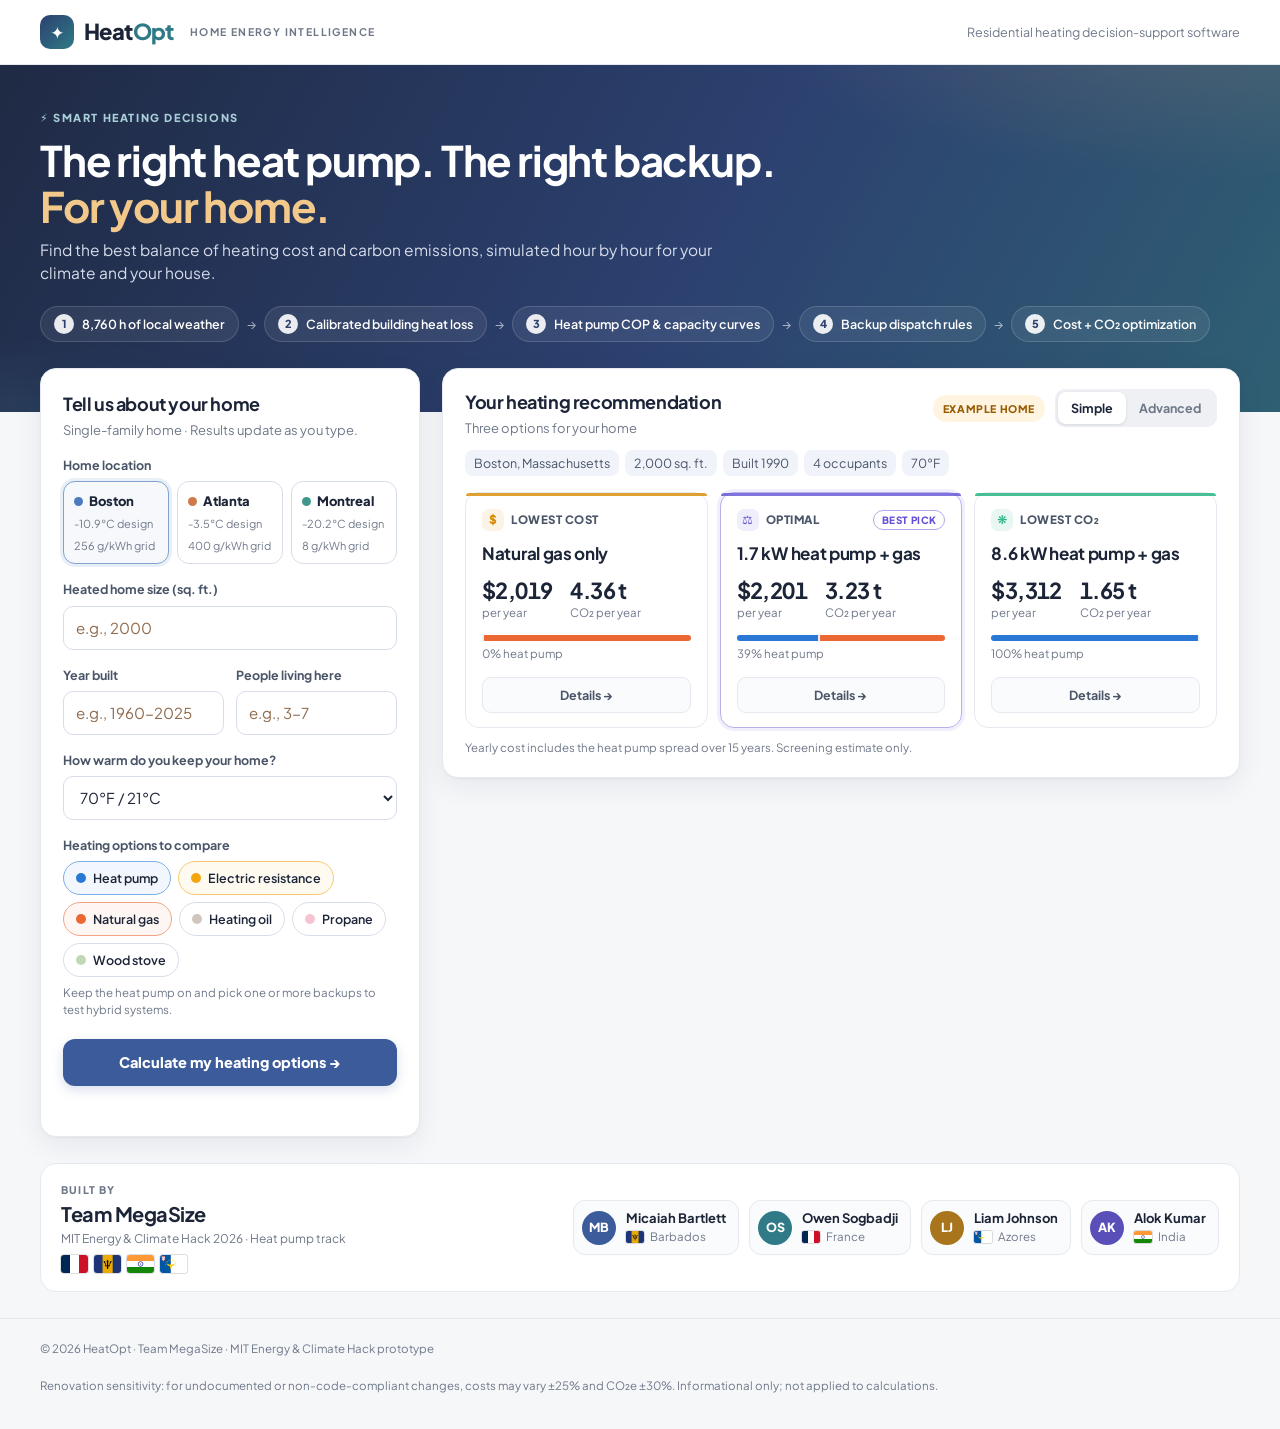
<file: index.html>
<!doctype html>
<html lang="en">
<head>
<meta charset="utf-8">
<meta name="viewport" content="width=device-width,initial-scale=1">
<title>HeatOpt | Smart Home Heating Decisions</title>
<link rel="preconnect" href="https://fonts.googleapis.com">
<link href="https://fonts.googleapis.com/css2?family=Plus+Jakarta+Sans:wght@400;500;600;700;800&display=swap" rel="stylesheet">
<link rel="stylesheet" href="assets/styles.css">
</head>
<body class="simple">
<header><div class="wrap nav">
  <div class="brand"><div class="logo" aria-hidden="true">✦</div><span>Heat<span class="opt">Opt</span></span><small>HOME ENERGY INTELLIGENCE</small></div>
  <div class="nav-meta">Residential heating decision-support software</div>
</div></header>

<section class="hero"><div class="wrap">
  <div class="eyebrow">⚡ Smart heating decisions</div>
  <h1>The right heat pump. The right backup. <em>For your home.</em></h1>
  <p>Find the best balance of heating cost and carbon emissions, simulated hour by hour for your climate and your house.</p>
  <div class="pipeline" aria-label="How the model works">
    <div class="pipe"><i>1</i>8,760 h of local weather</div><span class="arrow">→</span>
    <div class="pipe"><i>2</i>Calibrated building heat loss</div><span class="arrow">→</span>
    <div class="pipe"><i>3</i>Heat pump COP &amp; capacity curves</div><span class="arrow">→</span>
    <div class="pipe"><i>4</i>Backup dispatch rules</div><span class="arrow">→</span>
    <div class="pipe"><i>5</i>Cost + CO₂ optimization</div>
  </div>
</div></section>

<main class="wrap">
<div class="workspace">

  <!-- ===== Form ===== -->
  <section class="card form-card" aria-labelledby="formTitle">
    <h2 id="formTitle">Tell us about your home</h2>
    <p class="sub">Single-family home · Results update as you type.</p>
    <form id="form" novalidate>
      <div class="field"><span class="label">Home location</span>
        <div class="cities" id="cities"></div>
      </div>
      <div class="field"><label class="label" for="area">Heated home size (sq. ft.)</label>
        <input id="area" type="number" min="300" max="15000" step="1" placeholder="e.g., 2000" inputmode="numeric" required></div>
      <div class="two">
        <div class="field"><label class="label" for="year">Year built</label>
          <input id="year" type="number" min="1800" max="2026" placeholder="e.g., 1960-2025" inputmode="numeric" required></div>
        <div class="field"><label class="label" for="people">People living here</label>
          <input id="people" type="number" min="1" max="20" placeholder="e.g., 3-7" inputmode="numeric" required></div>
      </div>
      <div class="field"><label class="label" for="indoor">How warm do you keep your home?</label>
        <select id="indoor"><option value="18">64°F / 18°C</option><option value="20">68°F / 20°C</option><option value="21" selected>70°F / 21°C</option><option value="22">72°F / 22°C</option><option value="24">75°F / 24°C</option></select></div>
      <div class="field"><span class="label">Heating options to compare</span>
        <div class="checks" id="checks">
          <label class="chip" style="--c:var(--hp)"><input type="checkbox" value="hp" checked><span class="sw"></span>Heat pump</label>
          <label class="chip" style="--c:#f2a50c"><input type="checkbox" value="electric_resistance" checked><span class="sw"></span>Electric resistance</label>
          <label class="chip" style="--c:#eb6834"><input type="checkbox" value="natural_gas" checked><span class="sw"></span>Natural gas</label>
          <label class="chip" style="--c:#7b5a45"><input type="checkbox" value="heating_oil"><span class="sw"></span>Heating oil</label>
          <label class="chip" style="--c:#e2557a"><input type="checkbox" value="propane"><span class="sw"></span>Propane</label>
          <label class="chip" style="--c:#4f8f2a"><input type="checkbox" value="wood"><span class="sw"></span>Wood stove</label>
        </div>
        <p class="hint">Keep the heat pump on and pick one or more backups to test hybrid systems.</p>
      </div>
      <button class="btn" type="submit">Calculate my heating options →</button>
      <div class="error" id="error" aria-live="polite"></div>
    </form>
  </section>

  <!-- ===== Results ===== -->
  <div class="results" id="results" aria-live="polite">
    <section class="card res-head">
      <div class="toprow">
        <div><h2>Your heating recommendation</h2><p class="sub" id="viewSub">Three options for your home</p></div>
        <div class="viewbar">
          <span class="tag" id="tag">Example home</span>
          <div class="seg" role="group" aria-label="View"><button type="button" data-view="simple" aria-pressed="true">Simple</button><button type="button" data-view="advanced" aria-pressed="false">Advanced</button></div>
        </div>
      </div>
      <div class="preview" id="preview"></div>

      <div class="recs simple-only" id="recs"></div>
      <p class="simple-note simple-only" id="simpleNote"></p>

      <div class="objectives adv-only" id="choices" role="tablist" aria-label="Optimization goal"></div>

      <div class="banner adv-only" id="banner">
        <div>
          <small id="recommendLabel">Best balance of cost + CO₂</small>
          <h3 id="winner">Calculating…</h3>
          <p id="reason">—</p>
        </div>
        <div class="donut" aria-hidden="true"><svg viewBox="0 0 42 42"><circle cx="21" cy="21" r="16" fill="none" stroke="#e6e9ef" stroke-width="6"/><circle id="donutArc" cx="21" cy="21" r="16" fill="none" stroke="var(--hp)" stroke-width="6" stroke-linecap="round" stroke-dasharray="0 101"/></svg><span id="donutPct">–</span><div class="dcap">from heat pump</div></div>
      </div>

      <div class="kpis adv-only">
        <div class="kpi" style="--c:var(--blue)"><div class="ic">◎</div><div><span>Heat pump size</span><b class="tnum" id="size">—</b><em id="sizeNote">at winter design temperature</em></div></div>
        <div class="kpi" style="--c:var(--teal)"><div class="ic">♺</div><div><span>Heat from heat pump</span><b class="tnum" id="share">—</b><em id="scop">seasonal COP —</em></div></div>
        <div class="kpi" style="--c:var(--rose)"><div class="ic">▲</div><div><span>Peak heating need</span><b class="tnum" id="peak">—</b><em id="annualHeat">— kWh of heat a year</em></div></div>
        <div class="kpi" style="--c:var(--amber)"><div class="ic">$</div><div><span>Annual energy cost</span><b class="tnum" id="operating">—</b><em id="opDelta">energy use only</em></div></div>
        <div class="kpi" style="--c:var(--pick-co2)"><div class="ic">❋</div><div><span>Annual CO₂ emissions</span><b class="tnum" id="co2">—</b><em id="co2Delta">tonnes CO₂e per year</em></div></div>
        <div class="kpi" style="--c:var(--violet)"><div class="ic">⌂</div><div><span>Upfront heat pump cost</span><b class="tnum" id="upfront">—</b><em>illustrative installed estimate</em></div></div>
      </div>
    </section>

    <section class="card chart-card adv-only">
      <h3>Every system the model tested</h3>
      <p class="sub">Each dot is one combination of heat pump model, size, backup fuel and control rule. Lower-left is cheaper and cleaner.</p>
      <div class="legend">
        <span><i class="o" style="--c:var(--pick-cost)"></i>Lowest cost</span>
        <span><i class="o" style="--c:var(--pick-bal)"></i>Optimal</span>
        <span><i class="o" style="--c:var(--pick-co2)"></i>Lowest CO₂</span>
        <span><i class="ring"></i>Other heat pump systems</span>
        <span><i class="dm"></i>Backup only (no heat pump)</span>
      </div>
      <svg class="chart" id="scatter" viewBox="0 0 680 330" role="img" aria-label="Annualized cost versus annual CO2 for every tested system"></svg>
      <details class="disc"><summary>Show as a table</summary><article><div class="tableview" id="scatterTable"></div></article></details>
    </section>

    <div class="charts2 adv-only">
      <section class="card chart-card adv-only">
        <h3>Where your heat comes from, month by month</h3>
        <p class="sub" id="monthSub">Heat delivered to the home (kWh)</p>
        <div class="legend"><span><i style="--c:var(--hp)"></i>Heat pump</span><span><i style="--c:var(--backup)"></i><span id="bkName">Backup</span></span></div>
        <svg class="chart" id="monthly" viewBox="0 0 400 250" role="img" aria-label="Monthly heat from heat pump and backup"></svg>
      </section>
      <section class="card chart-card adv-only">
        <h3>When the backup takes over</h3>
        <p class="sub">Annual heat delivered at each outdoor temperature (kWh)</p>
        <div class="legend"><span><i style="--c:var(--hp)"></i>Heat pump</span><span><i style="--c:var(--backup)"></i>Backup</span></div>
        <svg class="chart" id="bins" viewBox="0 0 400 250" role="img" aria-label="Heat delivered by outdoor temperature"></svg>
      </section>
    </div>

    <section class="card chart-card adv-only">
      <h3>The same home in three climates</h3>
      <p class="sub">Your house and choices, re-run in each city. The best-balance system shifts with climate and grid.</p>
      <div class="citygrid" id="citygrid"></div>
    </section>

    <section class="card chart-card adv-only">
      <h3>Cost and carbon comparison</h3>
      <p class="sub">Annualized cost = energy + heat pump capital recovery over 15 years at 5%.</p>
      <div id="comparison"></div>
      <div style="margin-top:12px">
        <details class="disc"><summary>Model assumptions and data sources</summary><article>
          <p>Home heat loss comes from calibrated Boston, Atlanta and Montreal building archetypes and is adjusted for floor area, construction year, occupants and thermostat setting. The model uses 8,760 hours of city-specific typical-year weather and temperature-dependent equipment curves. This browser calculator approximates the project's full ISO 13790 5R1C model; it does not re-run that dynamic model for each entered home.</p>
          <p>Annual cost includes purchased energy. The optimization compares annualized installed heat pump cost over 15 years at a 5% discount rate. The balanced selection adds $190 per tonne CO₂e to annualized cost as an explicit scenario assumption. Existing backup equipment is treated as already installed; new backup installation costs and rebates are not included. Equipment performance curves include interpolated or extrapolated temperatures, and sizing scales reference performance curves rather than guaranteeing that exact equipment size is sold.</p>
          <p>Wood prices may rely on historical/proxy data. Fuel and grid factors follow the uploaded EIA / EPA / eGRID / Hydro-Québec data and the project files. No hourly marginal grid emissions or full lifecycle refrigerant impacts are included.</p>
          <p id="priceNotes"></p>
          <p id="missingNote" style="font-weight:700;color:#9a5b00"></p>
        </article></details>
      </div>
      <p class="smallprint" style="margin:10px 0 0">Screening estimate, not installation advice. Actual heat pump sizing needs an on-site heating-load assessment.</p>
    </section>
  </div>
</div>

<div class="steps">
  <div class="step" style="--c:var(--blue)"><strong>01 · Tell us about your home</strong><p>Enter the few details that drive space heating.</p></div>
  <div class="step" style="--c:var(--violet)"><strong>02 · We simulate every hour of the year</strong><p>City weather, equipment curves, energy prices and grid emissions.</p></div>
  <div class="step" style="--c:var(--teal)"><strong>03 · You choose the best fit</strong><p>Compare lowest cost, lowest carbon and a balanced design.</p></div>
</div>
<section class="team" aria-label="Team credits">
  <div class="tn"><small>Built by</small><b>Team MegaSize</b><span>MIT Energy &amp; Climate Hack 2026 · Heat pump track</span>
    <div class="flags"><svg class="flag" viewBox="0 0 30 20" role="img" aria-label="France flag"><rect width="10" height="20" fill="#002654"/><rect x="10" width="10" height="20" fill="#fff"/><rect x="20" width="10" height="20" fill="#ce1126"/></svg><img class="flag" src="[data-uri]" alt="Barbados flag" style="object-fit:cover"><svg class="flag" viewBox="0 0 30 20" role="img" aria-label="India flag"><rect width="30" height="6.67" fill="#ff9933"/><rect y="6.67" width="30" height="6.67" fill="#fff"/><rect y="13.33" width="30" height="6.67" fill="#138808"/><circle cx="15" cy="10" r="2.6" fill="none" stroke="#000080" stroke-width=".7"/><circle cx="15" cy="10" r=".6" fill="#000080"/></svg><svg class="flag" viewBox="0 0 30 20" role="img" aria-label="Azores flag"><rect width="30" height="20" fill="#fff"/><rect width="12" height="20" fill="#0055a4"/><path d="M2 1.4h3.6v2.9c0 1.3-.9 2-1.8 2.3-.9-.3-1.8-1-1.8-2.3z" fill="#fff" stroke="#d52b1e" stroke-width=".6"/><g fill="#003893"><circle cx="3.8" cy="2.9" r=".35"/><circle cx="3.1" cy="3.8" r=".35"/><circle cx="4.5" cy="3.8" r=".35"/><circle cx="3.8" cy="4.7" r=".35"/></g><g fill="#ffcc00"><polygon points="6.40,10.25 6.59,10.75 7.11,10.77 6.70,11.10 6.84,11.61 6.40,11.31 5.96,11.61 6.10,11.10 5.69,10.77 6.21,10.75"/><polygon points="6.83,8.11 7.01,8.60 7.54,8.63 7.13,8.95 7.27,9.46 6.83,9.17 6.39,9.46 6.53,8.95 6.11,8.63 6.64,8.60"/><polygon points="8.04,6.29 8.23,6.79 8.75,6.81 8.34,7.14 8.48,7.65 8.04,7.36 7.60,7.65 7.74,7.14 7.33,6.81 7.86,6.79"/><polygon points="9.86,5.08 10.04,5.57 10.57,5.59 10.16,5.92 10.30,6.43 9.86,6.14 9.42,6.43 9.56,5.92 9.14,5.59 9.67,5.57"/><polygon points="12.00,4.65 12.19,5.15 12.71,5.17 12.30,5.50 12.44,6.01 12.00,5.72 11.56,6.01 11.70,5.50 11.29,5.17 11.81,5.15"/><polygon points="14.14,5.08 14.33,5.57 14.86,5.59 14.44,5.92 14.58,6.43 14.14,6.14 13.70,6.43 13.84,5.92 13.43,5.59 13.96,5.57"/><polygon points="15.96,6.29 16.14,6.79 16.67,6.81 16.26,7.14 16.40,7.65 15.96,7.36 15.52,7.65 15.66,7.14 15.25,6.81 15.77,6.79"/><polygon points="17.17,8.11 17.36,8.60 17.89,8.63 17.47,8.95 17.61,9.46 17.17,9.17 16.73,9.46 16.87,8.95 16.46,8.63 16.99,8.60"/><polygon points="17.60,10.25 17.79,10.75 18.31,10.77 17.90,11.10 18.04,11.61 17.60,11.31 17.16,11.61 17.30,11.10 16.89,10.77 17.41,10.75"/><path d="M7.6 9.4 12 11.4 16.4 9.4 15.4 11.8 12 12.9 8.6 11.8z"/><ellipse cx="12" cy="12.6" rx="1" ry="1.9"/><circle cx="12" cy="10.7" r=".75"/><path d="M11.2 14.1h1.6L12 15.9z"/></g></svg></div></div>
  <div class="members"><div class="member" style="--c:#3b5b9a"><div class="av">MB</div><div><b>Micaiah Bartlett</b><span><img class="flag" src="[data-uri]" alt="Barbados flag" style="object-fit:cover">Barbados</span></div></div><div class="member" style="--c:#2f7a86"><div class="av">OS</div><div><b>Owen Sogbadji</b><span><svg class="flag" viewBox="0 0 30 20" role="img" aria-label="France flag"><rect width="10" height="20" fill="#002654"/><rect x="10" width="10" height="20" fill="#fff"/><rect x="20" width="10" height="20" fill="#ce1126"/></svg>France</span></div></div><div class="member" style="--c:#a8741c"><div class="av">LJ</div><div><b>Liam Johnson</b><span><svg class="flag" viewBox="0 0 30 20" role="img" aria-label="Azores flag"><rect width="30" height="20" fill="#fff"/><rect width="12" height="20" fill="#0055a4"/><path d="M2 1.4h3.6v2.9c0 1.3-.9 2-1.8 2.3-.9-.3-1.8-1-1.8-2.3z" fill="#fff" stroke="#d52b1e" stroke-width=".6"/><g fill="#003893"><circle cx="3.8" cy="2.9" r=".35"/><circle cx="3.1" cy="3.8" r=".35"/><circle cx="4.5" cy="3.8" r=".35"/><circle cx="3.8" cy="4.7" r=".35"/></g><g fill="#ffcc00"><polygon points="6.40,10.25 6.59,10.75 7.11,10.77 6.70,11.10 6.84,11.61 6.40,11.31 5.96,11.61 6.10,11.10 5.69,10.77 6.21,10.75"/><polygon points="6.83,8.11 7.01,8.60 7.54,8.63 7.13,8.95 7.27,9.46 6.83,9.17 6.39,9.46 6.53,8.95 6.11,8.63 6.64,8.60"/><polygon points="8.04,6.29 8.23,6.79 8.75,6.81 8.34,7.14 8.48,7.65 8.04,7.36 7.60,7.65 7.74,7.14 7.33,6.81 7.86,6.79"/><polygon points="9.86,5.08 10.04,5.57 10.57,5.59 10.16,5.92 10.30,6.43 9.86,6.14 9.42,6.43 9.56,5.92 9.14,5.59 9.67,5.57"/><polygon points="12.00,4.65 12.19,5.15 12.71,5.17 12.30,5.50 12.44,6.01 12.00,5.72 11.56,6.01 11.70,5.50 11.29,5.17 11.81,5.15"/><polygon points="14.14,5.08 14.33,5.57 14.86,5.59 14.44,5.92 14.58,6.43 14.14,6.14 13.70,6.43 13.84,5.92 13.43,5.59 13.96,5.57"/><polygon points="15.96,6.29 16.14,6.79 16.67,6.81 16.26,7.14 16.40,7.65 15.96,7.36 15.52,7.65 15.66,7.14 15.25,6.81 15.77,6.79"/><polygon points="17.17,8.11 17.36,8.60 17.89,8.63 17.47,8.95 17.61,9.46 17.17,9.17 16.73,9.46 16.87,8.95 16.46,8.63 16.99,8.60"/><polygon points="17.60,10.25 17.79,10.75 18.31,10.77 17.90,11.10 18.04,11.61 17.60,11.31 17.16,11.61 17.30,11.10 16.89,10.77 17.41,10.75"/><path d="M7.6 9.4 12 11.4 16.4 9.4 15.4 11.8 12 12.9 8.6 11.8z"/><ellipse cx="12" cy="12.6" rx="1" ry="1.9"/><circle cx="12" cy="10.7" r=".75"/><path d="M11.2 14.1h1.6L12 15.9z"/></g></svg>Azores</span></div></div><div class="member" style="--c:#5a4fb8"><div class="av">AK</div><div><b>Alok Kumar</b><span><svg class="flag" viewBox="0 0 30 20" role="img" aria-label="India flag"><rect width="30" height="6.67" fill="#ff9933"/><rect y="6.67" width="30" height="6.67" fill="#fff"/><rect y="13.33" width="30" height="6.67" fill="#138808"/><circle cx="15" cy="10" r="2.6" fill="none" stroke="#000080" stroke-width=".7"/><circle cx="15" cy="10" r=".6" fill="#000080"/></svg>India</span></div></div></div>
</section>
</main>

<footer><div class="wrap footer-row">
  <span>© 2026 HeatOpt · Team MegaSize · MIT Energy &amp; Climate Hack prototype</span>
  <span>Renovation sensitivity: for undocumented or non-code-compliant changes, costs may vary ±25% and CO₂e ±30%. Informational only; not applied to calculations.</span>
</div></footer>
<div id="tip" role="tooltip"></div>

<script src="assets/data.js"></script>
<script src="assets/model.js"></script>
<script src="assets/app.js"></script>
</body>
</html>
</file>
<file: assets/styles.css>
:root{
  --ink:#1c2538;--ink-2:#4a5568;--muted:#6f7889;--line:#e6e9ef;--page:#f6f7f9;--card:#fff;--accent:#3b5b9a;
  --indigo:#3d2ccf;--blue:#2a78d6;--sky:#18b4e0;--teal:#0fa38c;--amber:#f2a50c;--orange:#eb6834;--rose:#e2557a;--violet:#6250d6;
  --hp:#2a78d6;--backup:#eb6834;
  --pick-cost:#d98a00;--pick-bal:#6250d6;--pick-co2:#1baf7a;
  --boston:#4a7bbf;--atlanta:#d07a4a;--montreal:#3f998a;
  --r:16px;--shadow:0 1px 2px #16213e0d,0 8px 28px #16213e12;
}
*{box-sizing:border-box}
html{-webkit-text-size-adjust:100%}
body{margin:0;background:var(--page);color:var(--ink);font-family:'Plus Jakarta Sans',Inter,ui-sans-serif,system-ui,-apple-system,'Segoe UI',sans-serif;line-height:1.45;font-size:15px}
button,input,select{font:inherit;color:inherit}
button{cursor:pointer}
.wrap{max-width:1240px;margin:0 auto;padding:0 20px}
.tnum{font-variant-numeric:tabular-nums}

/* ---------- header & hero ---------- */
header{background:#fff;border-bottom:1px solid var(--line)}
.nav{height:64px;display:flex;align-items:center;justify-content:space-between;gap:16px}
.brand{display:flex;align-items:center;gap:10px;font-weight:800;font-size:22px;letter-spacing:-.6px}
.brand .logo{width:34px;height:34px;border-radius:10px;background:linear-gradient(135deg,#2c4170,#2f7a86);display:grid;place-items:center;color:#fff;font-size:17px}
.brand .opt{color:#2f7a86}
.brand small{font-size:10.5px;letter-spacing:1.4px;font-weight:700;color:var(--muted);margin-left:6px}
.nav-meta{font-size:12.5px;color:var(--muted)}
.hero{position:relative;overflow:hidden;color:#fff;padding:40px 0 70px;background:
  radial-gradient(800px 300px at 95% -20%,#f2b27a2e,transparent 60%),
  radial-gradient(700px 300px at 0% 130%,#6fc3cf33,transparent 60%),
  linear-gradient(120deg,#1f2a44 0%,#2c4170 55%,#2f5f73 100%)}
.hero h1{font-size:clamp(28px,3.4vw,42px);letter-spacing:-1.2px;line-height:1.1;margin:10px 0 10px;max-width:780px}
.hero h1 em{font-style:normal;color:#f3c98b}
.hero p{margin:0;max-width:680px;color:#d6dcea;font-size:15.5px}
.eyebrow{display:inline-flex;align-items:center;gap:8px;font-size:11px;letter-spacing:1.6px;text-transform:uppercase;font-weight:800;color:#a9cfd8}
.pipeline{display:flex;flex-wrap:wrap;gap:8px;margin-top:22px;align-items:center}
.pipe{display:flex;align-items:center;gap:8px;background:#ffffff12;border:1px solid #ffffff26;border-radius:999px;padding:7px 13px;font-size:12.5px;font-weight:600;backdrop-filter:blur(4px)}
.pipe i{font-style:normal;width:20px;height:20px;border-radius:50%;display:grid;place-items:center;font-size:11px;background:#ffffffe6;color:#2c4170;font-weight:800}
.arrow{color:#ffffff99;font-size:13px}

/* ---------- layout ---------- */
.workspace{display:grid;grid-template-columns:minmax(300px,380px) minmax(0,1fr);gap:22px;align-items:start;margin-top:-44px;position:relative}
.card{background:var(--card);border:1px solid var(--line);border-radius:var(--r);box-shadow:var(--shadow)}
.form-card{padding:22px;position:sticky;top:16px}
.card h2{margin:0;font-size:18px;letter-spacing:-.4px}
.sub{margin:4px 0 0;font-size:13px;color:var(--muted)}
.field{margin-top:16px}
.label{display:block;font-size:12.5px;font-weight:700;color:var(--ink-2);margin-bottom:7px}
.field input,.field select{display:block;width:100%;background:#fff;border:1.5px solid #d7ddea;border-radius:10px;padding:10px 12px;min-height:44px;outline:none;transition:border-color .15s,box-shadow .15s}
.field input::placeholder{color:#8f6a4c;opacity:1}
.field input:focus,.field select:focus{border-color:var(--accent);box-shadow:0 0 0 4px #3b5b9a1f}
.two{display:grid;grid-template-columns:1fr 1fr;gap:12px}
.two .field{margin-top:16px}

.cities{display:grid;grid-template-columns:repeat(3,1fr);gap:8px}
.city{position:relative;border:1.5px solid #d7ddea;border-radius:12px;padding:10px 10px 9px;cursor:pointer;background:#fff;transition:all .15s;min-width:0}
.city input{position:absolute;opacity:0;pointer-events:none}
.city .nm{display:flex;align-items:center;gap:6px;font-weight:800;font-size:13px}
.city .dot{width:9px;height:9px;border-radius:50%;background:var(--c)}
.city .meta{font-size:11px;color:var(--muted);margin-top:4px;line-height:1.35}
.city:has(input:checked){border-color:color-mix(in srgb,var(--c) 70%,#fff);background:color-mix(in srgb,var(--c) 5%,#fff);box-shadow:0 0 0 3px color-mix(in srgb,var(--c) 12%,transparent)}
.city:has(input:focus-visible){outline:2px solid var(--c);outline-offset:2px}

.checks{display:flex;flex-wrap:wrap;gap:7px}
.chip{display:inline-flex;align-items:center;gap:7px;border:1.5px solid #d7ddea;border-radius:999px;padding:7px 12px;font-size:12.5px;font-weight:600;cursor:pointer;background:#fff;transition:all .15s;user-select:none}
.chip{position:relative}.chip input,.city input{position:absolute;opacity:0;pointer-events:none;width:1px;height:1px;margin:0;left:0;top:0}
.chip .sw{width:10px;height:10px;border-radius:50%;background:var(--c);opacity:.35}
.chip:has(input:checked){border-color:color-mix(in srgb,var(--c) 60%,#fff);background:color-mix(in srgb,var(--c) 6%,#fff);color:var(--ink)}
.chip:has(input:checked) .sw{opacity:1}
.chip:has(input:focus-visible){outline:2px solid var(--c);outline-offset:2px}
.hint{font-size:11.5px;color:var(--muted);margin:8px 0 0}
.btn{margin-top:20px;width:100%;border:0;border-radius:12px;padding:13px 16px;font-weight:800;font-size:14.5px;color:#fff;background:var(--accent);box-shadow:0 4px 12px #3b5b9a33;transition:transform .1s,box-shadow .15s}
.btn:hover{background:#324e86}
.btn:active{transform:translateY(1px)}
.error{font-size:12.5px;color:#c0392b;min-height:18px;margin:10px 0 0;font-weight:600}
.live{display:flex;align-items:center;gap:7px;font-size:11.5px;color:var(--muted);margin-top:4px}
.live b{width:7px;height:7px;border-radius:50%;background:var(--teal);box-shadow:0 0 0 3px #0fa38c33}

/* ---------- results ---------- */
.results{display:grid;gap:18px;min-width:0}
.res-head{padding:20px 22px}
.toprow{display:flex;justify-content:space-between;align-items:flex-start;gap:12px;flex-wrap:wrap}
.tag{font-size:10.5px;font-weight:800;letter-spacing:.6px;text-transform:uppercase;padding:6px 10px;border-radius:999px;background:#fff4e0;color:#9a5b00}
.tag.on{background:#e3f7f1;color:#0a7c62}
.preview{margin-top:12px;font-size:12.5px;color:var(--ink-2);display:flex;flex-wrap:wrap;gap:6px}
.preview span{background:#f1f3fa;border-radius:8px;padding:4px 9px}

.objectives{display:grid;grid-template-columns:repeat(3,minmax(0,1fr));gap:10px;margin-top:16px}
.obj{position:relative;text-align:left;border:1.5px solid var(--line);background:#fff;border-radius:14px;padding:12px 13px 12px;min-width:0;transition:all .15s;overflow:hidden}
.obj:before{content:"";position:absolute;inset:0 0 auto 0;height:3px;background:var(--c);opacity:.75}
.obj .k{display:flex;align-items:center;gap:6px;font-size:11px;font-weight:800;text-transform:uppercase;letter-spacing:.5px;color:var(--ink-2)}
.obj .k i{font-style:normal;width:20px;height:20px;border-radius:6px;display:grid;place-items:center;background:color-mix(in srgb,var(--c) 10%,#fff);color:var(--c);font-size:11px}
.obj .v{display:block;font-size:21px;font-weight:800;letter-spacing:-.6px;margin-top:7px}
.obj .v small{font-size:12px;font-weight:600;color:var(--muted)}
.obj .c{display:block;font-size:12px;color:var(--muted);margin-top:1px}
.obj .w{display:block;font-size:11.5px;color:var(--ink-2);margin-top:7px;font-weight:600;white-space:nowrap;overflow:hidden;text-overflow:ellipsis}
.obj.active{border-color:color-mix(in srgb,var(--c) 65%,#fff);background:color-mix(in srgb,var(--c) 4%,#fff);box-shadow:0 0 0 3px color-mix(in srgb,var(--c) 12%,transparent)}
.obj:hover{border-color:var(--c)}

.banner{margin-top:14px;border-radius:14px;padding:18px 20px;color:var(--ink);background:color-mix(in srgb,var(--b1) 5%,#fff);border:1px solid color-mix(in srgb,var(--b1) 22%,#fff);border-left:4px solid var(--b1);display:grid;grid-template-columns:1fr auto;gap:14px;align-items:center}
.banner small{font-size:10.5px;font-weight:800;letter-spacing:1.2px;text-transform:uppercase;color:var(--b1)}
.banner h3{margin:4px 0 4px;font-size:24px;letter-spacing:-.7px;line-height:1.15}
.banner p{margin:0;font-size:13px;color:var(--ink-2)}
.donut{width:92px;position:relative;text-align:center}.donut svg{height:92px}.dcap{font-size:10.5px;font-weight:700;color:var(--muted);margin-top:4px}
.donut svg{width:100%;height:100%;transform:rotate(-90deg)}
.donut span{position:absolute;left:0;right:0;top:0;height:92px;display:grid;place-items:center;text-align:center;font-weight:800;font-size:16px;line-height:1}
.donut span em{display:block;font-style:normal;font-size:7.5px;font-weight:700;opacity:.85;margin-top:3px;letter-spacing:.3px}

.kpis{display:grid;grid-template-columns:repeat(3,minmax(0,1fr));gap:10px;margin-top:14px}
.kpi{border:1px solid var(--line);border-radius:12px;padding:12px 13px;display:flex;gap:11px;align-items:flex-start;min-width:0}
.kpi .ic{flex:none;width:34px;height:34px;border-radius:10px;display:grid;place-items:center;font-size:15px;background:color-mix(in srgb,var(--c) 8%,#fff);color:var(--c)}
.kpi span{display:block;font-size:11.5px;color:var(--muted)}
.kpi b{display:block;font-size:19px;letter-spacing:-.5px;margin-top:2px;line-height:1.15}
.kpi em{display:block;font-style:normal;font-size:11px;color:var(--muted);margin-top:2px}
.kpi em.good{color:#0a7c62;font-weight:700}
.kpi em.bad{color:#b4462c;font-weight:700}

.chart-card{padding:18px 20px}
.chart-card h3{margin:0;font-size:15.5px;letter-spacing:-.3px}
.chart-card .sub{margin-top:3px}
.legend{display:flex;flex-wrap:wrap;gap:12px;margin:12px 0 4px;font-size:12px;color:var(--ink-2)}
.legend span{display:inline-flex;align-items:center;gap:6px}
.legend i{width:11px;height:11px;border-radius:3px;background:var(--c);display:inline-block}
.legend i.o{border-radius:50%}
.legend i.ring{border-radius:50%;background:#fff;border:2px solid #9aa3b8}
.legend i.dm{transform:rotate(45deg);border-radius:2px;background:#fff;border:2px solid #5d6680;width:9px;height:9px}
.chart{width:100%;height:auto;display:block;overflow:visible}
.chart text{font-family:inherit}
.charts2{display:grid;grid-template-columns:1fr 1fr;gap:18px}

.citygrid{display:grid;grid-template-columns:repeat(3,minmax(0,1fr));gap:10px;margin-top:14px}
.cc{border-radius:12px;padding:13px;border:1.5px solid var(--line);position:relative;overflow:hidden;min-width:0}
.cc:before{content:"";position:absolute;inset:0 0 auto 0;height:3px;background:var(--c);opacity:.7;z-index:0}
.cc>*{position:relative}
.cc.me{border-color:var(--c)}
.cc .h{display:flex;justify-content:space-between;align-items:center;font-weight:800}
.cc .h span{font-size:10px;font-weight:800;letter-spacing:.5px;text-transform:uppercase;color:var(--c);background:#fff;border:1px solid var(--c);border-radius:999px;padding:2px 7px}
.cc .pick{font-size:12.5px;font-weight:700;margin-top:6px;color:var(--ink-2)}
.cc dl{display:grid;grid-template-columns:auto 1fr;gap:3px 10px;margin:9px 0 0;font-size:12px}
.cc dt{color:var(--muted)}
.cc dd{margin:0;text-align:right;font-weight:700}
.bar{height:7px;border-radius:9px;background:#eceff6;overflow:hidden;margin-top:9px;display:flex;gap:2px}
.bar i{display:block;height:100%}

table.cmp{width:100%;border-collapse:collapse;font-size:12.5px;margin-top:12px}
.cmp th,.cmp td{padding:9px 8px;border-bottom:1px solid #edf0f6;text-align:right}
.cmp th:first-child,.cmp td:first-child{text-align:left}
.cmp th{font-size:11px;text-transform:uppercase;letter-spacing:.4px;color:var(--muted)}
.cmp td .sw{display:inline-block;width:9px;height:9px;border-radius:50%;margin-right:7px;background:var(--c)}
.cmp tr.hl td{background:#f6f7fa;font-weight:700}
.smallprint{font-size:11.5px;color:var(--muted);line-height:1.5}

details.disc{border-top:1px solid var(--line);padding:2px 0}
details.disc summary{cursor:pointer;padding:12px 0;font-weight:700;font-size:13px;list-style:none;display:flex;justify-content:space-between}
details.disc summary::-webkit-details-marker{display:none}
details.disc summary:after{content:"+";color:var(--muted);font-weight:800}
details.disc[open] summary:after{content:"–"}
details.disc article{font-size:12.5px;color:var(--ink-2);padding-bottom:10px}
details.disc p{margin:0 0 9px}
.tableview{overflow:auto;max-height:260px;margin-top:8px}

.steps{display:grid;grid-template-columns:repeat(3,1fr);gap:14px;margin:26px 0 8px}
.step{background:#fff;border:1px solid var(--line);border-radius:14px;padding:16px 18px;border-top:3px solid color-mix(in srgb,var(--c) 70%,#fff)}
.step strong{display:block;font-size:13.5px}
.step p{margin:5px 0 0;font-size:12.5px;color:var(--muted)}
footer{margin-top:26px;border-top:1px solid var(--line);padding:22px 0 34px;font-size:11.5px;color:var(--muted)}
.footer-row{display:flex;justify-content:space-between;gap:20px;flex-wrap:wrap}

#tip{position:fixed;z-index:50;pointer-events:none;background:#16213e;color:#fff;font-size:12px;line-height:1.4;padding:8px 10px;border-radius:9px;box-shadow:0 6px 20px #0003;max-width:260px;opacity:0;transition:opacity .1s}
#tip b{font-weight:800}
.busy{opacity:.55;transition:opacity .15s}

/* view switch */
.viewbar{display:flex;align-items:center;gap:10px}
.seg{display:inline-flex;background:#eef0f4;border-radius:10px;padding:3px}
.seg button{border:0;background:transparent;padding:7px 13px;border-radius:8px;font-size:12.5px;font-weight:700;color:var(--muted)}
.seg button[aria-pressed=true]{background:#fff;color:var(--ink);box-shadow:0 1px 3px #1c253820}
body.simple .adv-only{display:none!important}
body:not(.simple) .simple-only{display:none!important}
.recs{display:grid;grid-template-columns:repeat(3,minmax(0,1fr));gap:12px;margin-top:16px}
.rec{position:relative;border:1px solid var(--line);border-radius:14px;padding:16px 16px 14px;background:#fff;display:flex;flex-direction:column;min-width:0}
.rec:before{content:"";position:absolute;inset:0 0 auto 0;height:3px;border-radius:14px 14px 0 0;background:var(--c);opacity:.8}
.rec.star{border-color:color-mix(in srgb,var(--c) 45%,#fff);box-shadow:0 0 0 3px color-mix(in srgb,var(--c) 9%,transparent)}
.rec .top{display:flex;justify-content:space-between;align-items:center;gap:8px}
.rec .lbl{display:flex;align-items:center;gap:7px;font-size:11.5px;font-weight:800;letter-spacing:.5px;text-transform:uppercase;color:var(--ink-2)}
.rec .lbl i{font-style:normal;width:22px;height:22px;border-radius:7px;display:grid;place-items:center;background:color-mix(in srgb,var(--c) 10%,#fff);color:var(--c);font-size:12px}
.rec .badge{font-size:10px;font-weight:800;letter-spacing:.4px;text-transform:uppercase;color:var(--c);border:1px solid color-mix(in srgb,var(--c) 50%,#fff);border-radius:999px;padding:2px 8px;white-space:nowrap}
.rec h4{margin:12px 0 2px;font-size:17px;line-height:1.25;letter-spacing:-.3px}
.rec h4{margin:12px 0 14px}
.rec .big{display:flex;gap:18px;padding:0;border:0}
.rec .big div b{display:block;font-size:22px;letter-spacing:-.6px;line-height:1.1}
.rec .big div span{display:block;font-size:11.5px;color:var(--muted);margin-top:2px}
.rec .share{margin-top:14px}
.rec .share .bar{margin:0;height:6px}
.rec .share span{display:block;font-size:11.5px;color:var(--muted);margin-top:5px}
.rec .more{margin-top:auto;padding-top:14px}
.rec .more button{width:100%;border:1px solid var(--line);background:#fafbfc;border-radius:9px;padding:8px;font-size:12.5px;font-weight:700;color:var(--ink-2)}
.rec .more button:hover{border-color:color-mix(in srgb,var(--c) 50%,#fff);color:var(--ink)}
body.simple .steps{display:none}
.simple-note{margin:12px 0 0;font-size:11.5px;color:var(--muted)}
/* team credit */
.team{margin:26px 0 6px;background:#fff;border:1px solid var(--line);border-radius:16px;padding:18px 20px;display:flex;align-items:center;justify-content:space-between;gap:18px;flex-wrap:wrap}
.team .tn small{display:block;font-size:10.5px;font-weight:800;letter-spacing:1.2px;text-transform:uppercase;color:var(--muted)}
.team .tn b{display:block;font-size:20px;letter-spacing:-.5px;margin-top:2px}
.team .tn span{display:block;font-size:12px;color:var(--muted);margin-top:2px}
.flags{display:flex;gap:6px;margin-top:8px}
.flag{width:27px;height:18px;border-radius:3px;box-shadow:0 0 0 1px #1c253826;display:block;overflow:hidden}
.members{display:flex;flex-wrap:wrap;gap:10px}
.member{display:flex;align-items:center;gap:10px;border:1px solid var(--line);border-radius:12px;padding:8px 12px 8px 8px;background:#fafbfc}
.member .av{flex:none;width:34px;height:34px;border-radius:50%;display:grid;place-items:center;font-size:12.5px;font-weight:800;color:#fff;background:var(--c)}
.member b{display:block;font-size:13px}
.member span{display:flex;align-items:center;gap:6px;font-size:11.5px;color:var(--muted);margin-top:1px}
.member .flag{width:18px;height:12px;border-radius:2px}
@media (max-width:640px){.team{padding:16px}.members{display:grid;grid-template-columns:1fr 1fr;width:100%}.member{padding:7px}}
@media (max-width:980px){.workspace{grid-template-columns:1fr}.form-card{position:static}.charts2{grid-template-columns:1fr}}
@media (max-width:640px){
  .recs{grid-template-columns:1fr}.viewbar{width:100%;justify-content:space-between}
  .wrap{padding:0 16px}.nav-meta{display:none}.hero{padding:30px 0 62px}
  .objectives,.kpis,.citygrid,.steps{grid-template-columns:1fr}
  .obj{display:grid;grid-template-columns:1fr auto;align-items:center;gap:2px 10px}
  .obj .v{grid-column:2;grid-row:1/3;margin:0;text-align:right}.obj .w{display:none}
  .kpis{grid-template-columns:1fr 1fr}.kpi{padding:10px}.kpi .ic{display:none}
  .banner{grid-template-columns:1fr}.donut{display:none}
  .form-card,.res-head,.chart-card{padding:16px}
  .arrow{display:none}
}
</file>
